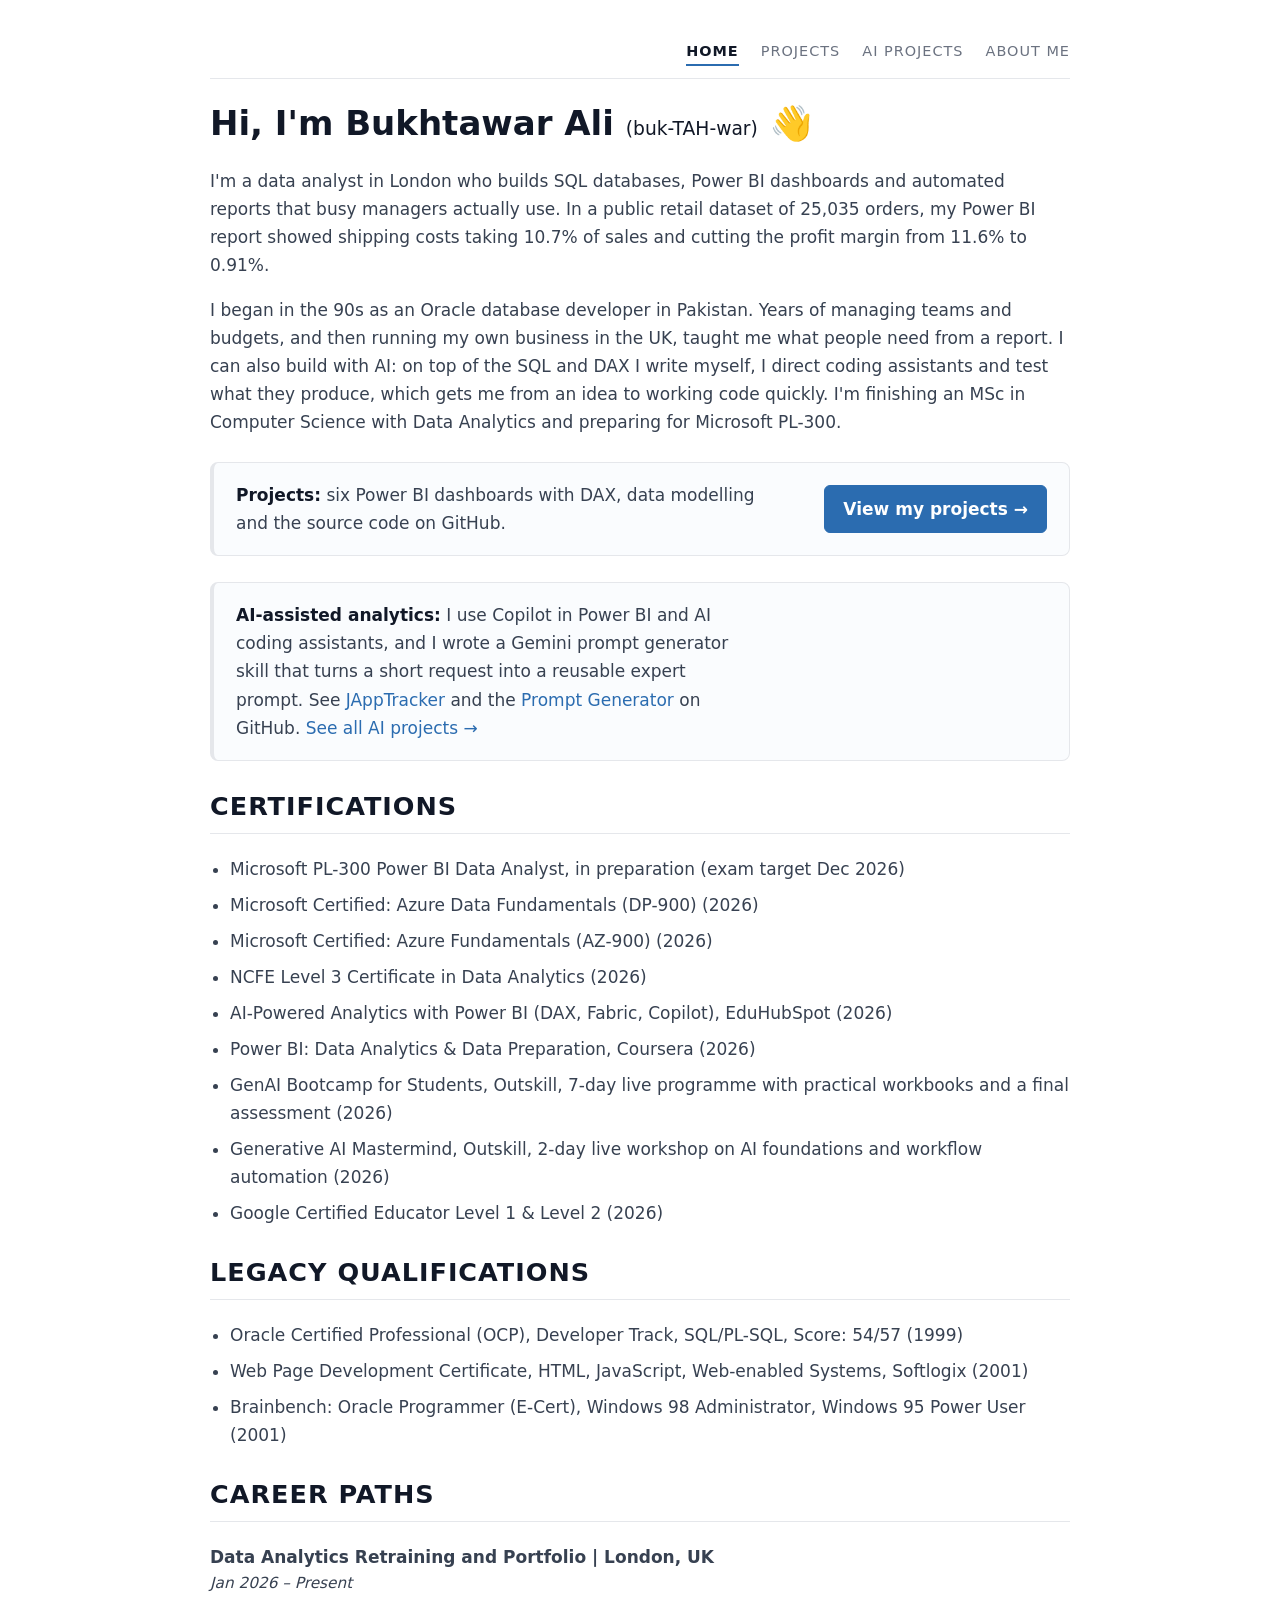
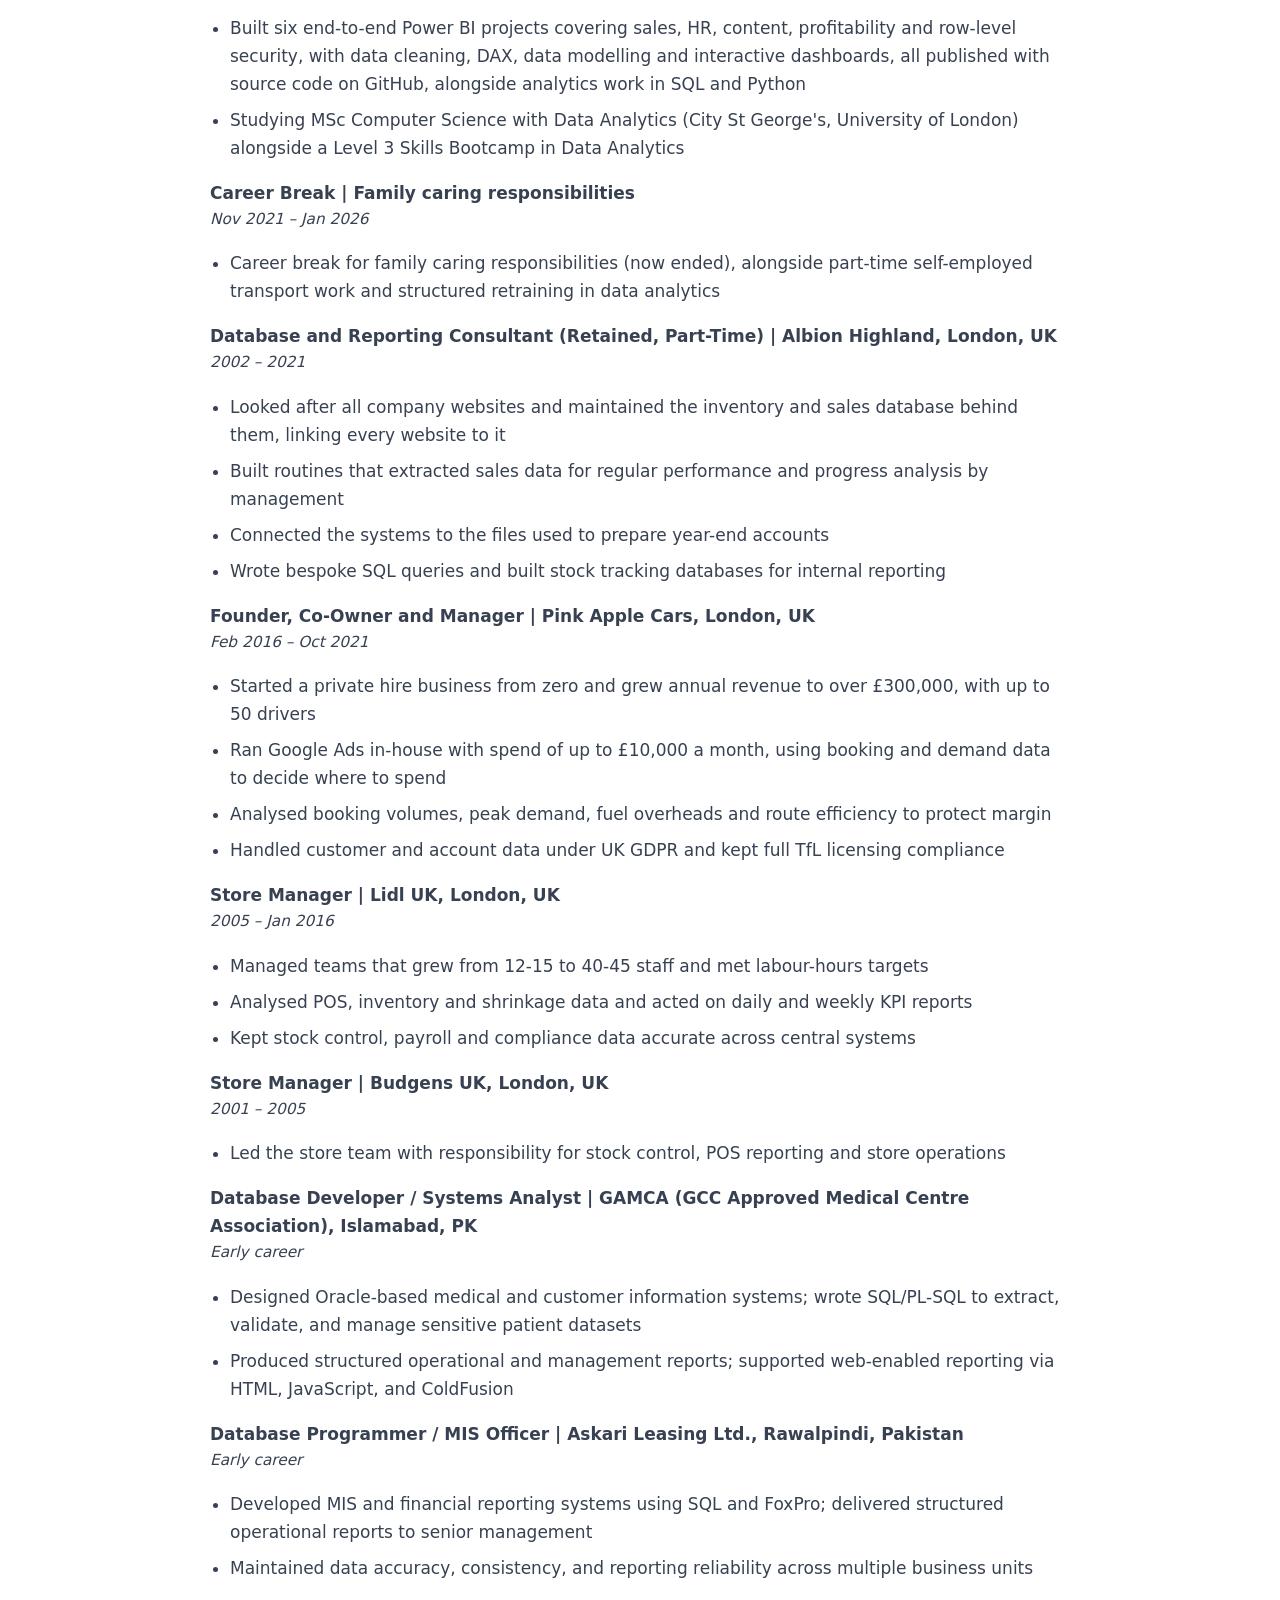
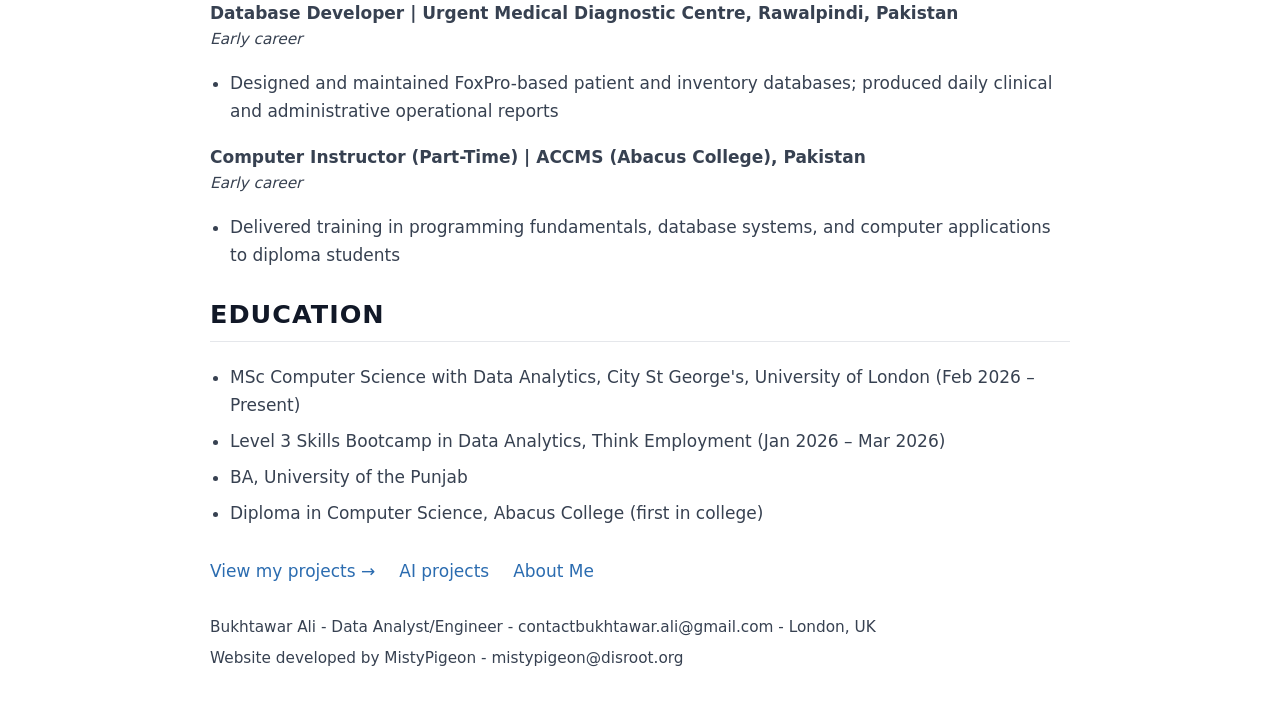
<file: index.html>
<!DOCTYPE html>
<html lang="en-GB">
<head>
    <meta charset="UTF-8">
    <meta name="viewport" content="width=device-width, initial-scale=1.0">
    <meta name="description" content="London-based data analyst with Power BI, SQL, Python and AI-assisted analytics. Six Power BI projects with source code on GitHub.">
    <title>Bukhtawar Ali | Data Analyst | Power BI, SQL, Python | London</title>
    <style>

        body {
            font-family: system-ui, -apple-system, 'Segoe UI', Roboto, 'Helvetica Neue', Arial, sans-serif;
            color: #666666; /* Grey text */
            line-height: 1.6;
            max-width: 800px;
            margin: 40px auto;
            padding: 0 20px;
            background-color: #ffffff;
        }

        h1, h2, h3 {
            color: #444444;
            font-weight: 600;
        }

        .section-title {
            border-bottom: 1px solid #eeeeee;
            margin-top: 30px;
            padding-bottom: 10px;
            text-transform: uppercase;
            letter-spacing: 1px;
        }

        .job-title {
            font-weight: bold;
            margin-bottom: 0;
        }

        .job-details {
            font-style: italic;
            margin-top: 0;
            font-size: 0.9em;
        }

        ul {
            list-style-type: disc;
            padding-left: 20px;
        }

        li {
            margin-bottom: 8px;
        }

        a { color: #2b6cb0; text-decoration: none; }
        a:hover { text-decoration: underline; }

        .topnav {
            display: flex;
            flex-wrap: wrap;
            gap: 8px 22px;
            justify-content: flex-end;
            padding-bottom: 12px;
            border-bottom: 1px solid #eeeeee;
        }
        .topnav a {
            color: #666666;
            text-transform: uppercase;
            letter-spacing: 1px;
            font-size: 0.85em;
        }
        .topnav a[aria-current="page"] {
            color: #444444;
            font-weight: 600;
            border-bottom: 2px solid #2b6cb0;
        }

        .projects-cta {
            display: flex;
            flex-wrap: wrap;
            align-items: center;
            justify-content: space-between;
            gap: 14px 24px;
            margin: 26px 0 6px;
            padding: 18px 22px;
            border: 1px solid #eeeeee;
            border-left: 4px solid #2b6cb0;
            border-radius: 8px;
            background: #fafcfe;
        }
        .projects-cta p { margin: 0; max-width: 520px; }
        .projects-cta strong { color: #444444; }
        .button {
            display: inline-block;
            padding: 9px 18px;
            border: 1px solid #2b6cb0;
            border-radius: 6px;
            background: #2b6cb0;
            color: #ffffff;
            font-weight: 600;
            white-space: nowrap;
        }
        .button:hover { background: #245a94; text-decoration: none; }
        .page-links { margin-top: 30px; display: flex; gap: 24px; flex-wrap: wrap; }
    </style>
    <meta property="og:title" content="Bukhtawar Ali | Data Analyst | Power BI, SQL, Python | London">
    <meta property="og:description" content="London-based data analyst with Power BI, SQL, Python and AI-assisted analytics. Six Power BI projects with source code on GitHub.">
    <meta property="og:type" content="website">
    <link rel="stylesheet" href="theme.css">
</head>
<body>

    <nav class="topnav" aria-label="Site">
        <a href="index.html" aria-current="page">Home</a>
            <a href="projects.html">Projects</a>
            <a href="ai-projects.html">AI Projects</a>
            <a href="aboutme.html">About Me</a>
    </nav>

    <header>
        <h1>Hi, I'm Bukhtawar Ali <small style="font-weight: 400; font-size: 0.55em; white-space: nowrap;">(buk-TAH-war)</small> 👋</h1>
        <p>I'm a data analyst in London who builds SQL databases, Power BI dashboards and automated reports that busy managers actually use. In a public retail dataset of 25,035 orders, my Power BI report showed shipping costs taking 10.7% of sales and cutting the profit margin from 11.6% to 0.91%.</p>
        <p>I began in the 90s as an Oracle database developer in Pakistan. Years of managing teams and budgets, and then running my own business in the UK, taught me what people need from a report. I can also build with AI: on top of the SQL and DAX I write myself, I direct coding assistants and test what they produce, which gets me from an idea to working code quickly. I'm finishing an MSc in Computer Science with Data Analytics and preparing for Microsoft PL-300.</p>
    </header>

    <div class="projects-cta">
        <p><strong>Projects:</strong> six Power BI dashboards with DAX, data modelling and the source code on GitHub.</p>
        <a class="button" href="projects.html">View my projects &rarr;</a>
    </div>

    <div class="projects-cta">
        <p><strong>AI-assisted analytics:</strong> I use Copilot in Power BI and AI coding assistants, and I wrote a Gemini prompt generator skill that turns a short request into a reusable expert prompt. See <a href="https://github.com/BukhtawarAli110/JAppTracker">JAppTracker</a> and the <a href="https://github.com/BukhtawarAli110/Gemini-Prompt-Generator-Skill">Prompt Generator</a> on GitHub. <a href="ai-projects.html">See all AI projects &rarr;</a></p>
    </div>

    <section>
        <h2 class="section-title">Certifications</h2>
        <ul>
            <li>Microsoft PL-300 Power BI Data Analyst, in preparation (exam target Dec 2026)</li>
            <li>Microsoft Certified: Azure Data Fundamentals (DP-900) (2026)</li>
            <li>Microsoft Certified: Azure Fundamentals (AZ-900) (2026)</li>
            <li>NCFE Level 3 Certificate in Data Analytics (2026)</li>
            <li>AI-Powered Analytics with Power BI (DAX, Fabric, Copilot), EduHubSpot (2026)</li>
            <li>Power BI: Data Analytics & Data Preparation, Coursera (2026)</li>
            <li>GenAI Bootcamp for Students, Outskill, 7-day live programme with practical workbooks and a final assessment (2026)</li>
            <li>Generative AI Mastermind, Outskill, 2-day live workshop on AI foundations and workflow automation (2026)</li>
            <li>Google Certified Educator Level 1 & Level 2 (2026)</li>
        </ul>
    </section>

    <section>
        <h2 class="section-title">Legacy Qualifications</h2>
        <ul>
            <li>Oracle Certified Professional (OCP), Developer Track, SQL/PL-SQL, Score: 54/57 (1999)</li>
            <li>Web Page Development Certificate, HTML, JavaScript, Web-enabled Systems, Softlogix (2001)</li>
            <li>Brainbench: Oracle Programmer (E-Cert), Windows 98 Administrator, Windows 95 Power User (2001)</li>
        </ul>
    </section>

    <section>
        <h2 class="section-title">Career Paths</h2>

        <p class="job-title">Data Analytics Retraining and Portfolio | London, UK</p>
        <p class="job-details">Jan 2026 – Present</p>
        <ul>
            <li>Built six end-to-end Power BI projects covering sales, HR, content, profitability and row-level security, with data cleaning, DAX, data modelling and interactive dashboards, all published with source code on GitHub, alongside analytics work in SQL and Python</li>
            <li>Studying MSc Computer Science with Data Analytics (City St George's, University of London) alongside a Level 3 Skills Bootcamp in Data Analytics</li>
        </ul>

        <p class="job-title">Career Break | Family caring responsibilities</p>
        <p class="job-details">Nov 2021 – Jan 2026</p>
        <ul>
            <li>Career break for family caring responsibilities (now ended), alongside part-time self-employed transport work and structured retraining in data analytics</li>
        </ul>

        <p class="job-title">Database and Reporting Consultant (Retained, Part-Time) | Albion Highland, London, UK</p>
        <p class="job-details">2002 – 2021</p>
        <ul>
            <li>Looked after all company websites and maintained the inventory and sales database behind them, linking every website to it</li>
            <li>Built routines that extracted sales data for regular performance and progress analysis by management</li>
            <li>Connected the systems to the files used to prepare year-end accounts</li>
            <li>Wrote bespoke SQL queries and built stock tracking databases for internal reporting</li>
        </ul>

        <p class="job-title">Founder, Co-Owner and Manager | Pink Apple Cars, London, UK</p>
        <p class="job-details">Feb 2016 – Oct 2021</p>
        <ul>
            <li>Started a private hire business from zero and grew annual revenue to over £300,000, with up to 50 drivers</li>
            <li>Ran Google Ads in-house with spend of up to £10,000 a month, using booking and demand data to decide where to spend</li>
            <li>Analysed booking volumes, peak demand, fuel overheads and route efficiency to protect margin</li>
            <li>Handled customer and account data under UK GDPR and kept full TfL licensing compliance</li>
        </ul>

        <p class="job-title">Store Manager | Lidl UK, London, UK</p>
        <p class="job-details">2005 – Jan 2016</p>
        <ul>
            <li>Managed teams that grew from 12-15 to 40-45 staff and met labour-hours targets</li>
            <li>Analysed POS, inventory and shrinkage data and acted on daily and weekly KPI reports</li>
            <li>Kept stock control, payroll and compliance data accurate across central systems</li>
        </ul>

        <p class="job-title">Store Manager | Budgens UK, London, UK</p>
        <p class="job-details">2001 – 2005</p>
        <ul>
            <li>Led the store team with responsibility for stock control, POS reporting and store operations</li>
        </ul>

        <p class="job-title">Database Developer / Systems Analyst | GAMCA (GCC Approved Medical Centre Association), Islamabad, PK</p>
        <p class="job-details">Early career</p>
        <ul>
            <li>Designed Oracle-based medical and customer information systems; wrote SQL/PL-SQL to extract, validate, and manage sensitive patient datasets</li>
            <li>Produced structured operational and management reports; supported web-enabled reporting via HTML, JavaScript, and ColdFusion</li>
        </ul>

        <p class="job-title">Database Programmer / MIS Officer | Askari Leasing Ltd., Rawalpindi, Pakistan</p>
        <p class="job-details">Early career</p>
        <ul>
            <li>Developed MIS and financial reporting systems using SQL and FoxPro; delivered structured operational reports to senior management</li>
            <li>Maintained data accuracy, consistency, and reporting reliability across multiple business units</li>
        </ul>

        <p class="job-title">Database Developer | Urgent Medical Diagnostic Centre, Rawalpindi, Pakistan</p>
        <p class="job-details">Early career</p>
        <ul>
            <li>Designed and maintained FoxPro-based patient and inventory databases; produced daily clinical and administrative operational reports</li>
        </ul>

        <p class="job-title">Computer Instructor (Part-Time) | ACCMS (Abacus College), Pakistan</p>
        <p class="job-details">Early career</p>
        <ul>
            <li>Delivered training in programming fundamentals, database systems, and computer applications to diploma students</li>
        </ul>

        </section>
    <section>
        <h2 class="section-title">Education</h2>
        <ul>
            <li>MSc Computer Science with Data Analytics, City St George's, University of London (Feb 2026 – Present)</li>
            <li>Level 3 Skills Bootcamp in Data Analytics, Think Employment (Jan 2026 – Mar 2026)</li>
            <li>BA, University of the Punjab</li>
            <li>Diploma in Computer Science, Abacus College (first in college)</li>
        </ul>
    </section>
    <div class="page-links">
        <a href="projects.html">View my projects &rarr;</a>
        <a href="ai-projects.html">AI projects</a>
        <a href="aboutme.html">About Me</a>
    </div>
        <footer>
        <ul>
            <li>Bukhtawar Ali - Data Analyst/Engineer - contactbukhtawar.ali@gmail.com - London, UK</li>
            <li>Website developed by MistyPigeon - mistypigeon@disroot.org</li>
        </ul>
    </footer>
</body>
 </html>
</file>
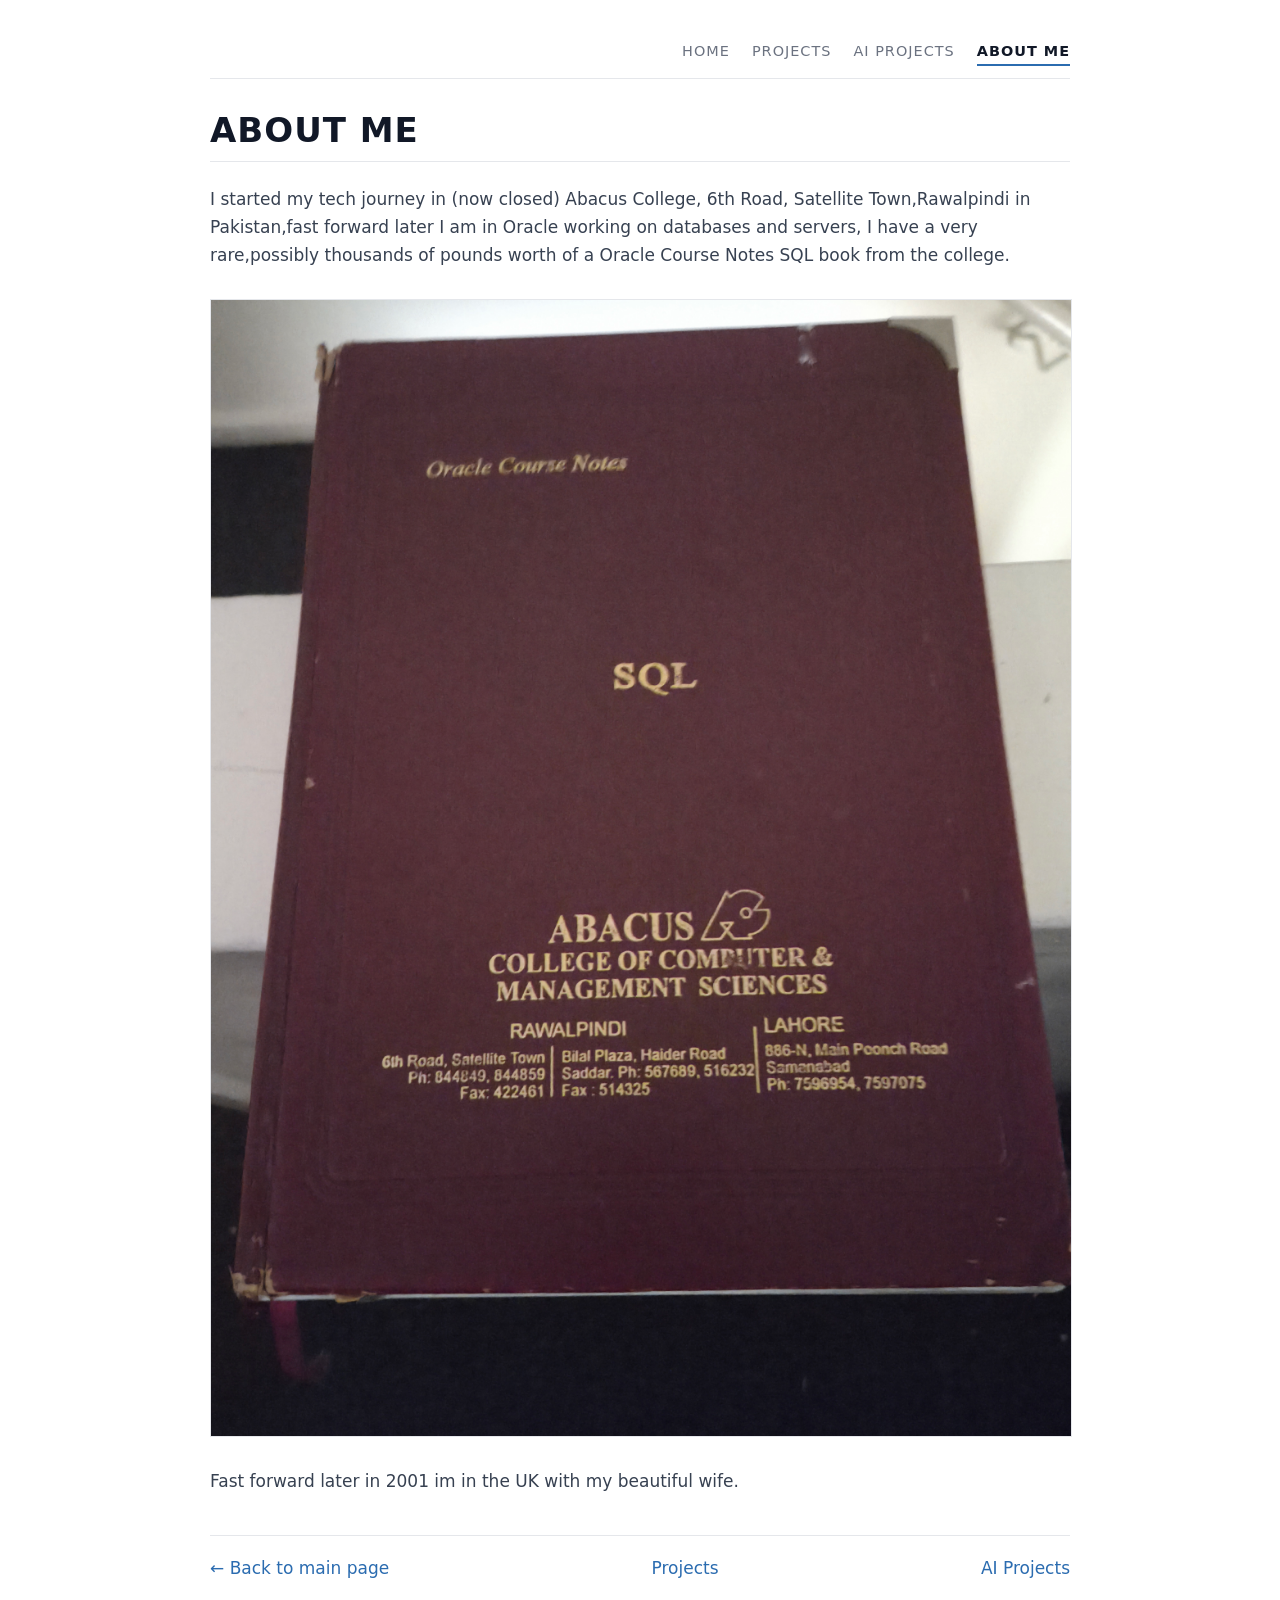
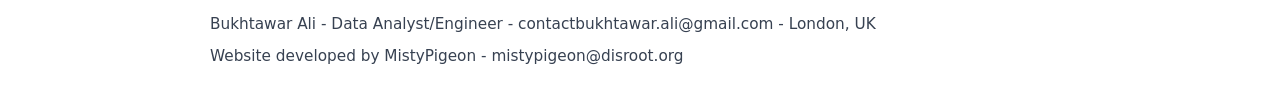
<file: aboutme.html>
<!DOCTYPE html>
<html lang="en-GB">
<head>
    <meta charset="UTF-8">
    <meta name="viewport" content="width=device-width, initial-scale=1.0">
    <meta name="description" content="How Bukhtawar Ali went from Oracle database developer in Pakistan to data analyst in London.">
    <title>About Me | Bukhtawar Ali | Data Analyst</title>
    <style>

        body {
            font-family: system-ui, -apple-system, 'Segoe UI', Roboto, 'Helvetica Neue', Arial, sans-serif;
            color: #666666; /* Grey text */
            line-height: 1.6;
            max-width: 800px;
            margin: 40px auto;
            padding: 0 20px;
            background-color: #ffffff;
        }

        h1 {
            color: #444444;
            font-weight: 600;
        }

        .section-title {
            border-bottom: 1px solid #eeeeee;
            margin-top: 30px;
            padding-bottom: 10px;
            text-transform: uppercase;
            letter-spacing: 1px;
        }

        p {
            margin-bottom: 16px;
        }

        img {
            display: block;
            max-width: 100%;
            height: auto;
            margin: 30px auto;
            border: 1px solid #eeeeee;
        }
    </style>
    <meta property="og:title" content="About Me | Bukhtawar Ali | Data Analyst">
    <meta property="og:description" content="How Bukhtawar Ali went from Oracle database developer in Pakistan to data analyst in London.">
    <meta property="og:type" content="website">
    <link rel="stylesheet" href="theme.css">
</head>
<body>

    <nav class="topnav" aria-label="Site">
        <a href="index.html">Home</a>
            <a href="projects.html">Projects</a>
            <a href="ai-projects.html">AI Projects</a>
            <a href="aboutme.html" aria-current="page">About Me</a>
    </nav>

    <header>
        <h1 class="section-title">About Me</h1>
        <p>
            I started my tech journey in (now closed) Abacus College, 6th Road, Satellite Town,Rawalpindi in Pakistan,fast forward later I am in Oracle working on databases and servers, I have a very rare,possibly thousands of pounds worth of a Oracle Course Notes SQL book from the college.
        </p>
    </header>

    <img src="book.png" alt="Oracle SQL Course Notes book">

    <section>
        <p>
            Fast forward later in 2001 im in the UK with my beautiful wife.
        </p>
    </section>
<div class="bottom-nav">
        <a href="index.html">&larr; Back to main page</a>
        <a href="projects.html">Projects</a>
        <a href="ai-projects.html">AI Projects</a>
    </div>

    <footer>
        <ul>
            <li>Bukhtawar Ali - Data Analyst/Engineer - contactbukhtawar.ali@gmail.com - London, UK</li>
            <li>Website developed by MistyPigeon - mistypigeon@disroot.org</li>
        </ul>
    </footer>
</body>
</html>
</file>
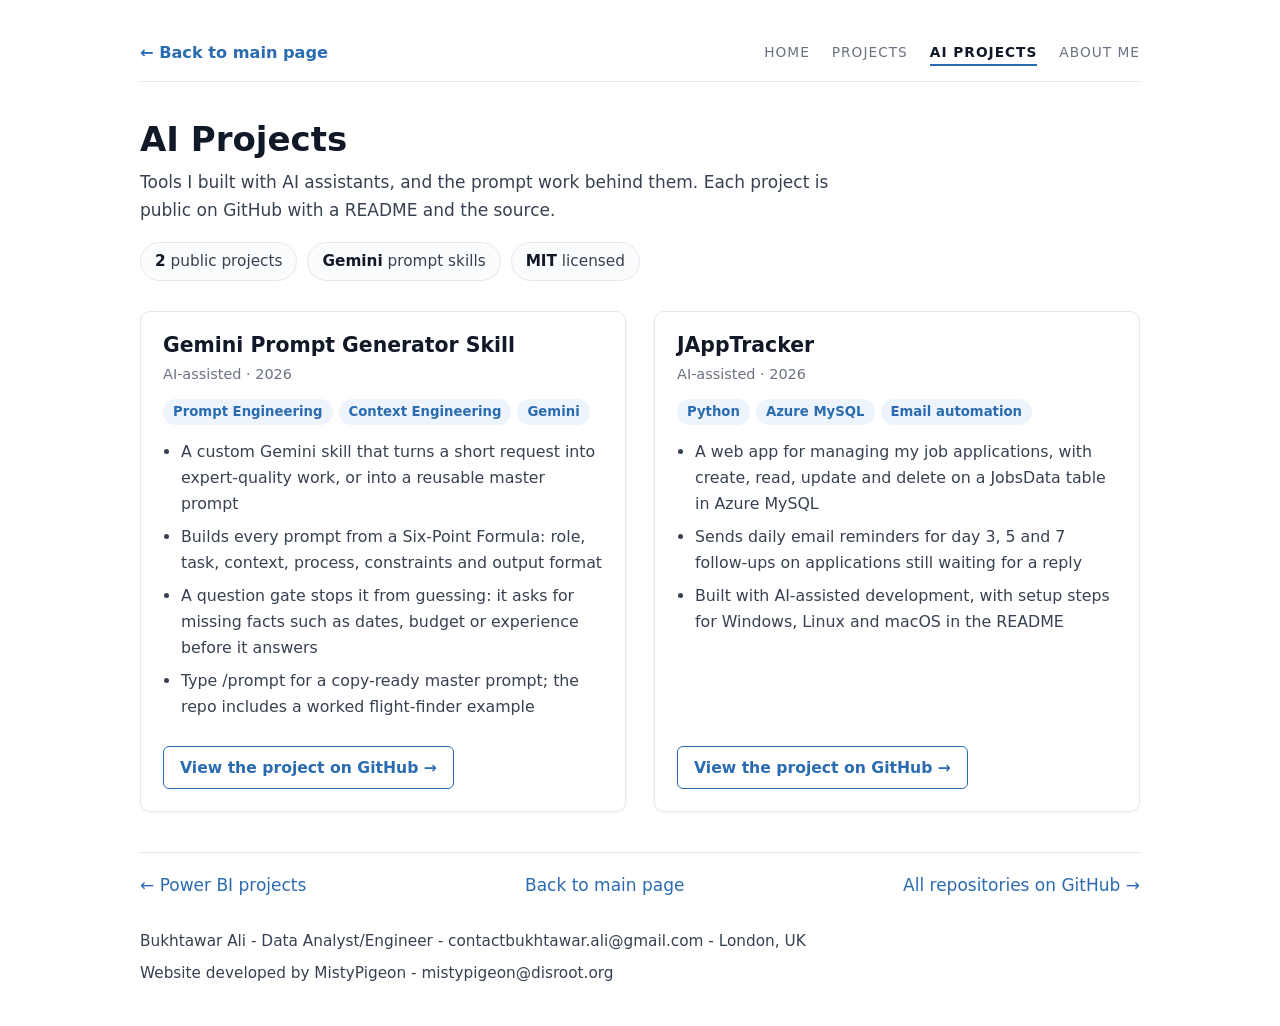
<file: ai-projects.html>
<!DOCTYPE html>
<html lang="en-GB">
<head>
    <meta charset="UTF-8">
    <meta name="viewport" content="width=device-width, initial-scale=1.0">
    <meta name="description" content="AI-assisted projects by Bukhtawar Ali: a Gemini prompt generator skill and JAppTracker, a job-application tracker built with AI-assisted development.">
    <title>AI Projects | Bukhtawar Ali | Prompt Engineering and AI-assisted Development</title>
    <style>

        :root {
            --text: #666666;
            --heading: #444444;
            --line: #eeeeee;
            --accent: #2b6cb0;
            --accent-soft: #eef4fb;
            --card: #ffffff;
        }

        * { box-sizing: border-box; }

        body {
            font-family: system-ui, -apple-system, 'Segoe UI', Roboto, 'Helvetica Neue', Arial, sans-serif;
            color: var(--text);
            line-height: 1.6;
            max-width: 1040px;
            margin: 40px auto;
            padding: 0 20px;
            background-color: #ffffff;
        }

        a { color: var(--accent); text-decoration: none; }
        a:hover { text-decoration: underline; }
        a:focus-visible { outline: 2px solid var(--accent); outline-offset: 3px; border-radius: 4px; }

        .topbar {
            display: flex;
            flex-wrap: wrap;
            gap: 8px 24px;
            align-items: center;
            justify-content: space-between;
            padding-bottom: 14px;
            border-bottom: 1px solid var(--line);
            font-size: 0.95em;
        }
        .topbar nav { display: flex; gap: 22px; }
        .topbar nav a { color: var(--text); text-transform: uppercase; letter-spacing: 1px; font-size: 0.85em; }
        .topbar nav a[aria-current="page"] { color: var(--heading); font-weight: 600; border-bottom: 2px solid var(--accent); }
        .back-link { font-weight: 600; }

        header.hero { margin: 36px 0 30px; }
        h1 { color: var(--heading); font-weight: 600; margin: 0 0 8px; font-size: 2em; }
        .lead { max-width: 720px; margin: 0 0 18px; }
        .stats { display: flex; flex-wrap: wrap; gap: 10px; padding: 0; margin: 0; list-style: none; }
        .stats li {
            margin: 0;
            padding: 6px 14px;
            border: 1px solid var(--line);
            border-radius: 999px;
            background: #fafafa;
            font-size: 0.9em;
        }
        .stats strong { color: var(--heading); }

        .grid {
            display: grid;
            grid-template-columns: repeat(auto-fit, minmax(min(100%, 460px), 1fr));
            gap: 28px;
            margin-top: 10px;
        }

        .card {
            display: flex;
            flex-direction: column;
            background: var(--card);
            border: 1px solid var(--line);
            border-radius: 10px;
            overflow: hidden;
            box-shadow: 0 1px 3px rgba(0, 0, 0, 0.05);
            transition: box-shadow 0.2s ease, transform 0.2s ease;
        }
        .card:hover { box-shadow: 0 8px 22px rgba(0, 0, 0, 0.10); transform: translateY(-3px); }

        .shot { display: block; background: #f4f4f4; border-bottom: 1px solid var(--line); }
        .shot img { display: block; width: 100%; height: auto; aspect-ratio: 16 / 9; object-fit: cover; object-position: top left; }

        .card-body { display: flex; flex-direction: column; flex: 1; padding: 20px 22px 22px; }
        .card h2 { margin: 0 0 4px; font-size: 1.2em; line-height: 1.3; color: var(--heading); font-weight: 600; }
        .card h2 a { color: inherit; }
        .meta { margin: 0 0 12px; font-size: 0.85em; color: #999999; }

        .tags { display: flex; flex-wrap: wrap; gap: 6px; padding: 0; margin: 0 0 14px; list-style: none; }
        .tags li {
            margin: 0;
            padding: 2px 10px;
            border-radius: 999px;
            background: var(--accent-soft);
            color: var(--accent);
            font-size: 0.78em;
            font-weight: 600;
        }

        .card ul.points { margin: 0 0 18px; padding-left: 18px; font-size: 0.93em; }
        .card ul.points li { margin-bottom: 7px; }

        .cta {
            margin-top: auto;
            align-self: flex-start;
            display: inline-block;
            padding: 8px 16px;
            border: 1px solid var(--accent);
            border-radius: 6px;
            color: var(--accent);
            font-weight: 600;
            font-size: 0.92em;
            transition: background 0.15s ease, color 0.15s ease;
        }
        .cta:hover { background: var(--accent); color: #ffffff; text-decoration: none; }

        .bottom-nav {
            display: flex;
            flex-wrap: wrap;
            gap: 12px 24px;
            justify-content: space-between;
            margin-top: 44px;
            padding-top: 18px;
            border-top: 1px solid var(--line);
        }

        footer { margin-top: 30px; font-size: 0.9em; }
        footer ul { list-style: none; padding: 0; margin: 0; }
        footer li { margin-bottom: 6px; }

        @media (max-width: 520px) {
            body { margin: 24px auto; }
            .card-body { padding: 16px; }
            .topbar nav { gap: 16px; }
        }

        @media (prefers-reduced-motion: reduce) {
            .card, .cta { transition: none; }
            .card:hover { transform: none; }
        }
    </style>
    <meta property="og:title" content="AI Projects | Bukhtawar Ali">
    <meta property="og:description" content="A Gemini prompt generator skill and an AI-assisted job-application tracker.">
    <meta property="og:type" content="website">
    <link rel="stylesheet" href="theme.css">
</head>
<body class="wide">

    <div class="topbar">
        <a class="back-link" href="index.html">&larr; Back to main page</a>
        <nav aria-label="Site">
            <a href="index.html">Home</a>
            <a href="projects.html">Projects</a>
            <a href="ai-projects.html" aria-current="page">AI Projects</a>
            <a href="aboutme.html">About Me</a>
        </nav>
    </div>

    <header class="hero">
        <h1>AI Projects</h1>
        <p class="lead">Tools I built with AI assistants, and the prompt work behind them. Each project is public on GitHub with a README and the source.</p>
        <ul class="stats" aria-label="Summary">
            <li><strong>2</strong> public projects</li>
            <li><strong>Gemini</strong> prompt skills</li>
            <li><strong>MIT</strong> licensed</li>
        </ul>
    </header>

    <main>
        <div class="grid">

            <article class="card">
                <div class="card-body">
                    <h2><a href="https://github.com/BukhtawarAli110/Gemini-Prompt-Generator-Skill">Gemini Prompt Generator Skill</a></h2>
                    <p class="meta">AI-assisted &middot; 2026</p>
                    <ul class="tags"><li>Prompt Engineering</li><li>Context Engineering</li><li>Gemini</li></ul>
                    <ul class="points">
                        <li>A custom Gemini skill that turns a short request into expert-quality work, or into a reusable master prompt</li>
                        <li>Builds every prompt from a Six-Point Formula: role, task, context, process, constraints and output format</li>
                        <li>A question gate stops it from guessing: it asks for missing facts such as dates, budget or experience before it answers</li>
                        <li>Type /prompt for a copy-ready master prompt; the repo includes a worked flight-finder example</li>
                    </ul>
                    <a class="cta" href="https://github.com/BukhtawarAli110/Gemini-Prompt-Generator-Skill">View the project on GitHub &rarr;</a>
                </div>
            </article>

            <article class="card">
                <div class="card-body">
                    <h2><a href="https://github.com/BukhtawarAli110/JAppTracker">JAppTracker</a></h2>
                    <p class="meta">AI-assisted &middot; 2026</p>
                    <ul class="tags"><li>Python</li><li>Azure MySQL</li><li>Email automation</li></ul>
                    <ul class="points">
                        <li>A web app for managing my job applications, with create, read, update and delete on a JobsData table in Azure MySQL</li>
                        <li>Sends daily email reminders for day 3, 5 and 7 follow-ups on applications still waiting for a reply</li>
                        <li>Built with AI-assisted development, with setup steps for Windows, Linux and macOS in the README</li>
                    </ul>
                    <a class="cta" href="https://github.com/BukhtawarAli110/JAppTracker">View the project on GitHub &rarr;</a>
                </div>
            </article>
        </div>
    </main>

    <div class="bottom-nav">
        <a href="projects.html">&larr; Power BI projects</a>
        <a href="index.html">Back to main page</a>
        <a href="https://github.com/BukhtawarAli110">All repositories on GitHub &rarr;</a>
    </div>

    <footer>
        <ul>
            <li>Bukhtawar Ali - Data Analyst/Engineer - contactbukhtawar.ali@gmail.com - London, UK</li>
            <li>Website developed by MistyPigeon - mistypigeon@disroot.org</li>
        </ul>
    </footer>

</body>
</html>
</file>
<file: theme.css>
/* Shared theme: loaded after each page's own styles, so it wins. */
:root {
    --font: system-ui, -apple-system, "Segoe UI", Roboto, "Helvetica Neue", Arial, sans-serif;
    --text: #374151;
    --heading: #111827;
    --line: #e5e7eb;
    --accent: #2b6cb0;
    --accent-soft: #eef4fb;
    --card: #ffffff;
    --page: #ffffff;
    --panel: #fafcfe;
    --muted: #6b7280;
}

html { -webkit-text-size-adjust: 100%; }

body {
    font-family: var(--font);
    font-size: 17px;
    line-height: 1.65;
    color: var(--text);
    background-color: var(--page);
    max-width: 860px;
}
body.wide { max-width: 1040px; }

h1, h2, h3 { color: var(--heading); font-weight: 650; line-height: 1.25; }
.section-title, .topnav, .topbar, .bottom-nav { border-color: var(--line); }
.topnav a, .topbar nav a { color: var(--muted); }
.topnav a[aria-current="page"], .topbar nav a[aria-current="page"] { color: var(--heading); }
.projects-cta { background: var(--panel); border-color: var(--line); }
.projects-cta strong, .stats strong { color: var(--heading); }
.stats li { background: var(--panel); border-color: var(--line); }
.meta { color: var(--muted); }
img { border-color: var(--line); }
a:focus-visible { outline: 2px solid var(--accent); outline-offset: 3px; border-radius: 4px; }

@media (prefers-color-scheme: dark) {
    :root {
        --text: #cbd5e1;
        --heading: #f1f5f9;
        --line: #273449;
        --accent: #63a4e6;
        --accent-soft: #1b2a41;
        --card: #162032;
        --page: #0f172a;
        --panel: #162032;
        --muted: #94a3b8;
    }
    .button { color: #0f172a; background: var(--accent); border-color: var(--accent); }
    .button:hover { background: #8dbcee; }
    .shot { background: #0b1220; }
    .cta:hover { color: #0f172a; }
    .card { box-shadow: none; }
}

a { color: var(--accent); text-decoration: none; }
a:hover { text-decoration: underline; }
.topnav a, .topbar nav a { color: var(--muted); }
.topnav a[aria-current="page"], .topbar nav a[aria-current="page"] { color: var(--heading); }

.topnav {
    display: flex;
    flex-wrap: wrap;
    gap: 8px 22px;
    justify-content: flex-end;
    padding-bottom: 12px;
    border-bottom: 1px solid var(--line);
}
.topnav a { text-transform: uppercase; letter-spacing: 1px; font-size: 0.85em; }
.topnav a[aria-current="page"] { font-weight: 600; border-bottom: 2px solid var(--accent); }
.bottom-nav {
    display: flex;
    flex-wrap: wrap;
    gap: 12px 24px;
    justify-content: space-between;
    margin-top: 40px;
    padding-top: 18px;
    border-top: 1px solid var(--line);
}
footer { margin-top: 30px; font-size: 0.9em; }
footer ul { list-style: none; padding: 0; margin: 0; }
footer li { margin-bottom: 6px; }
</file>
